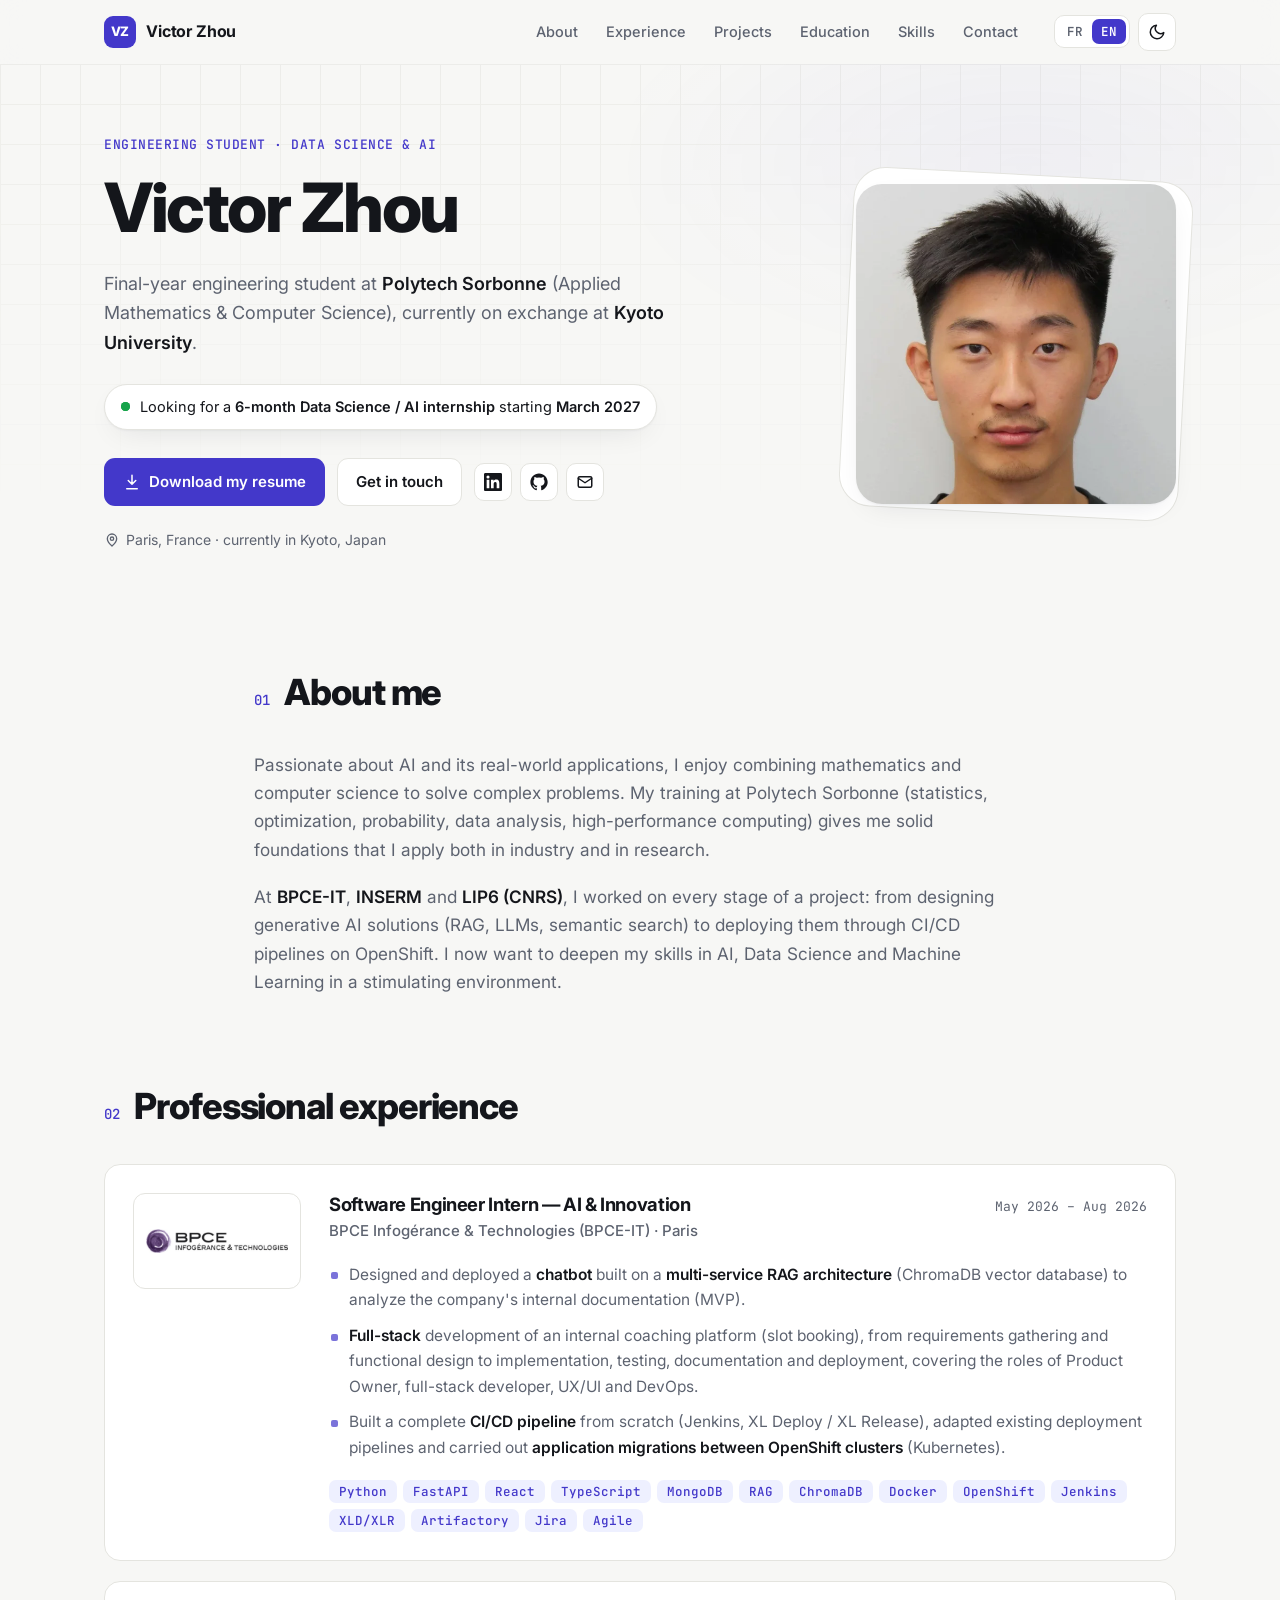
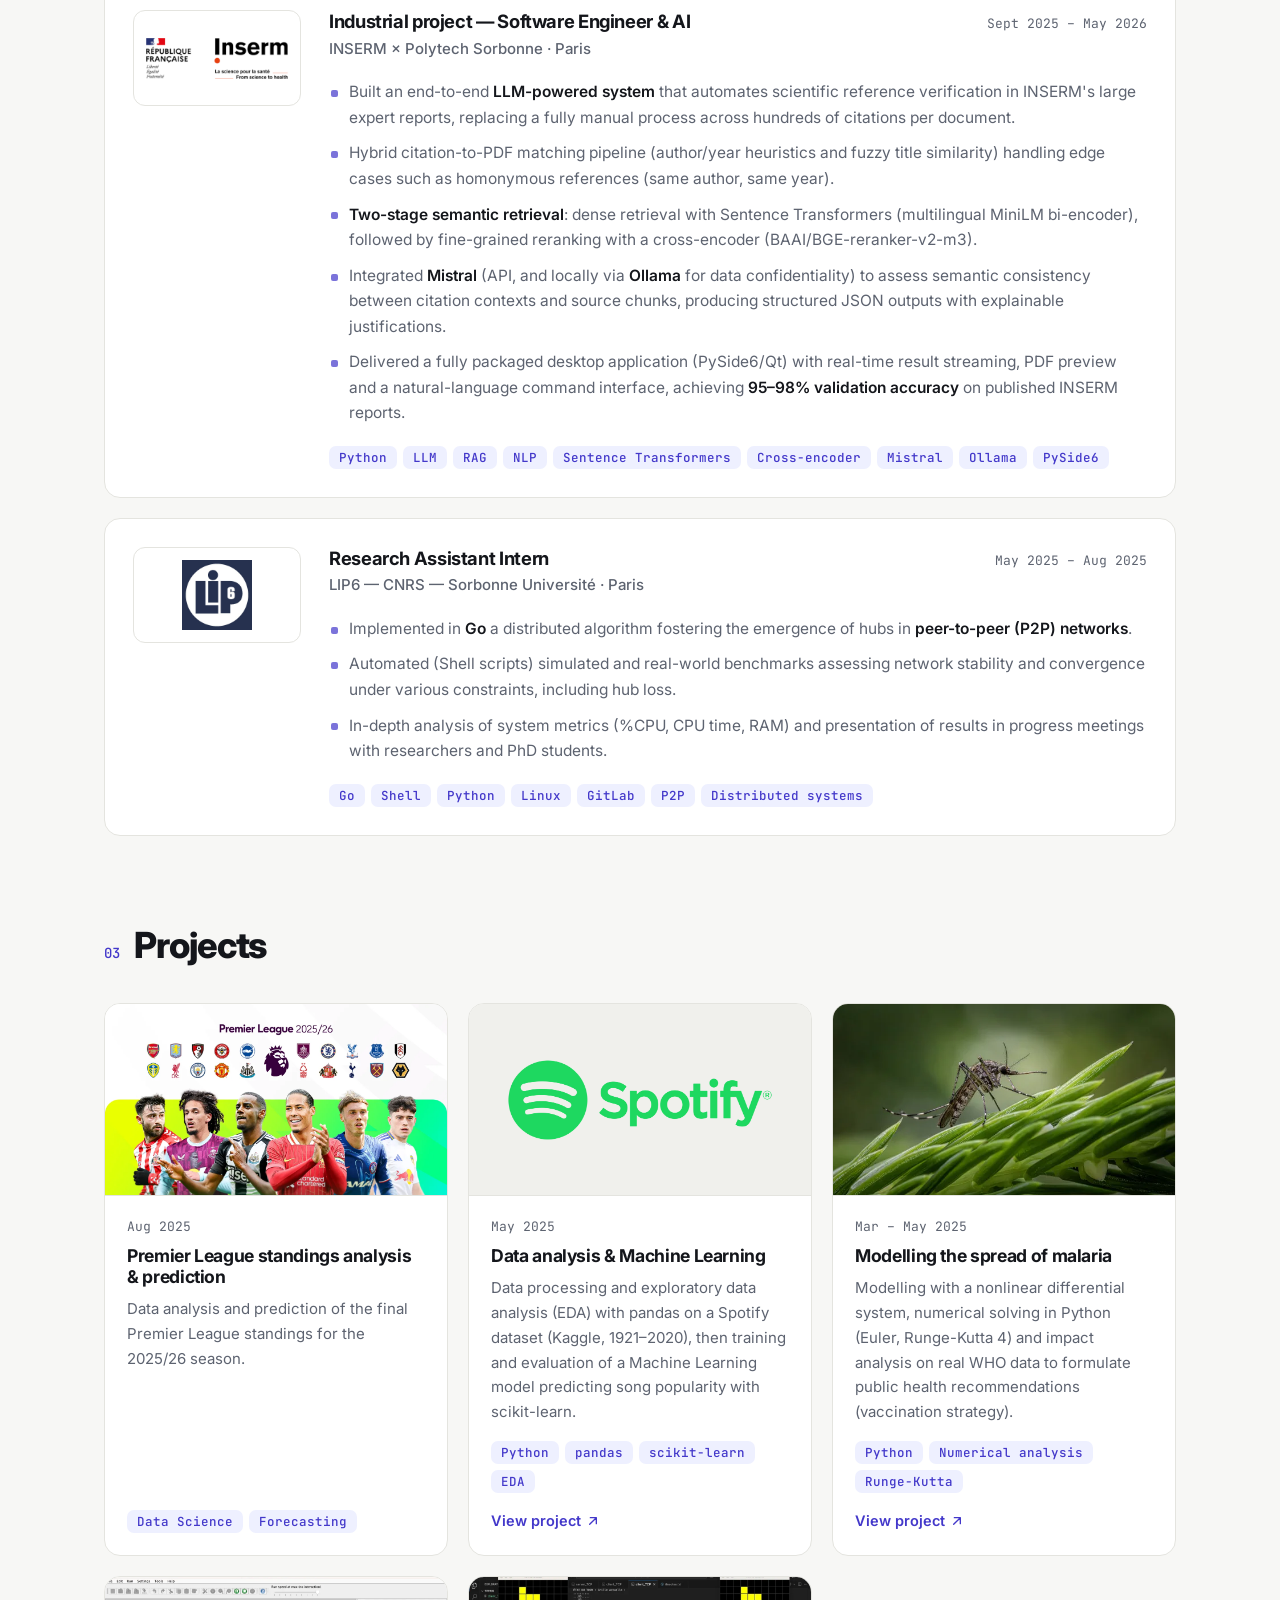
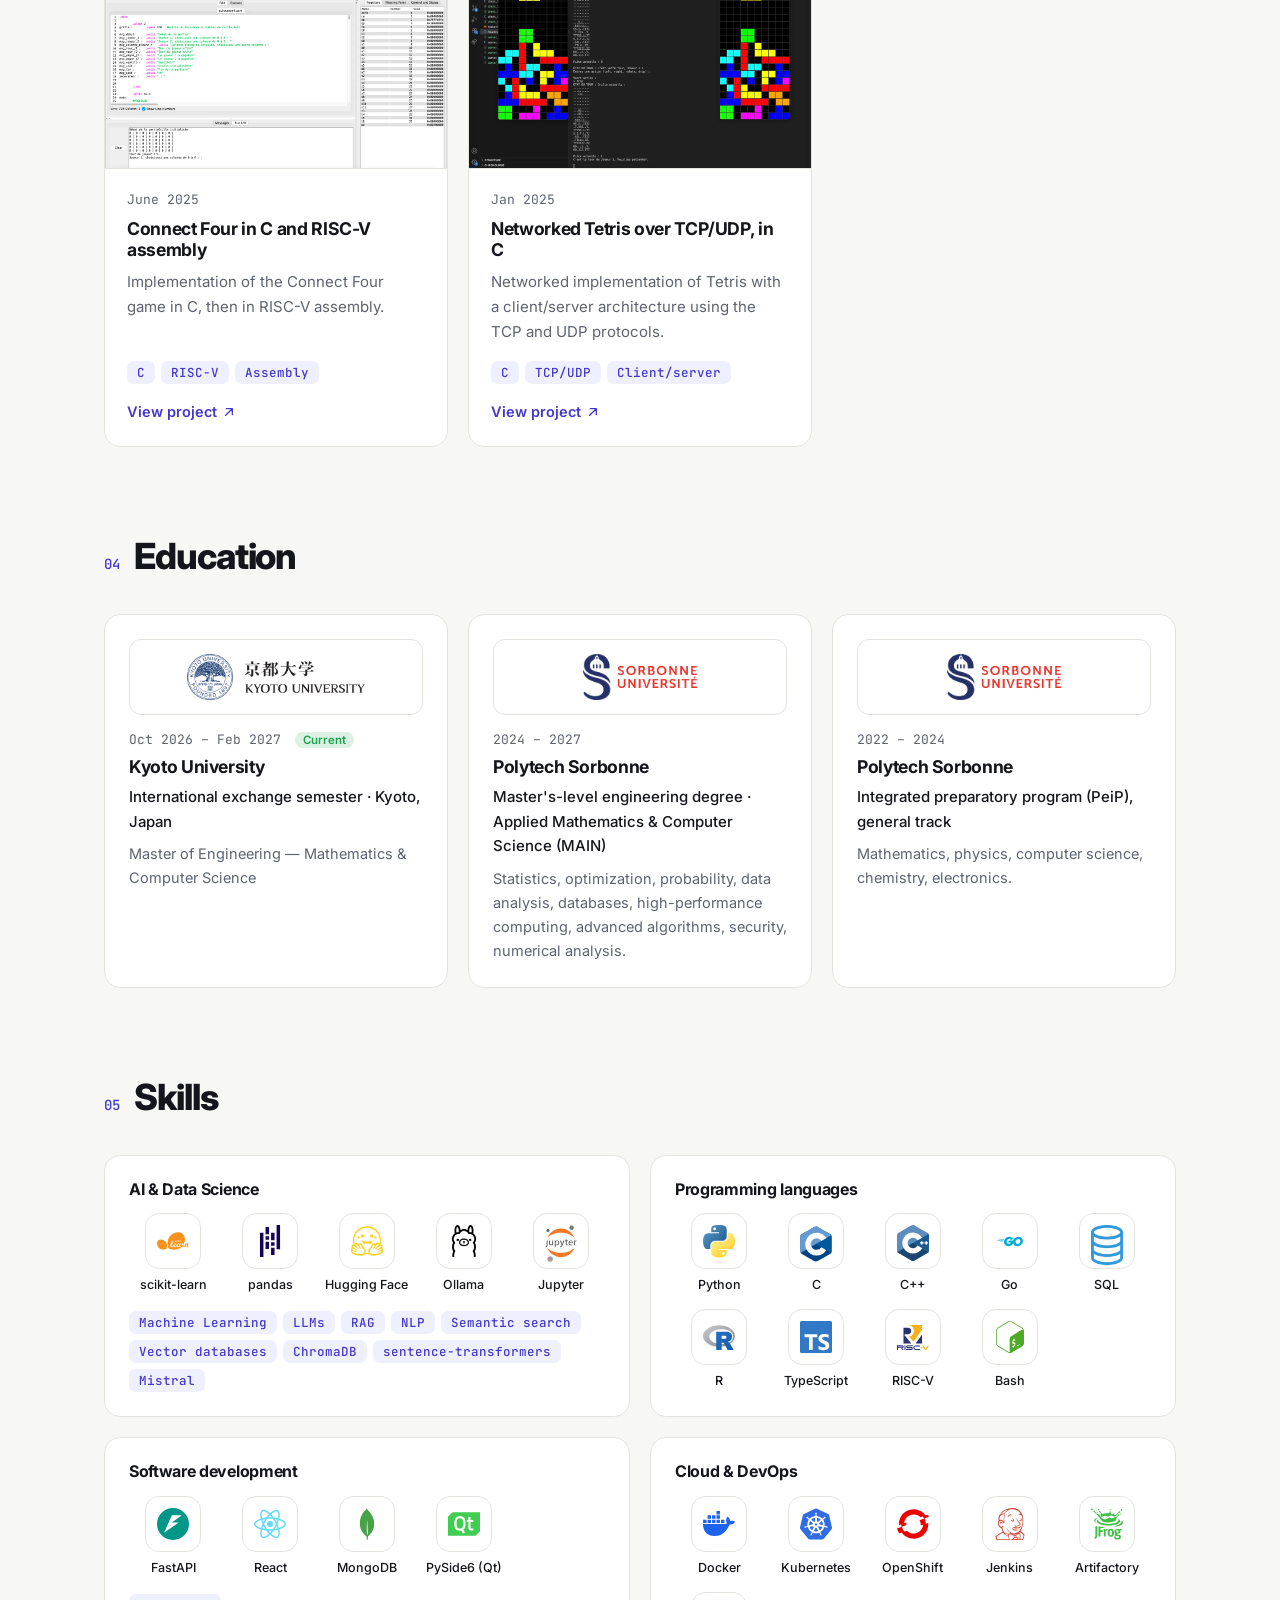
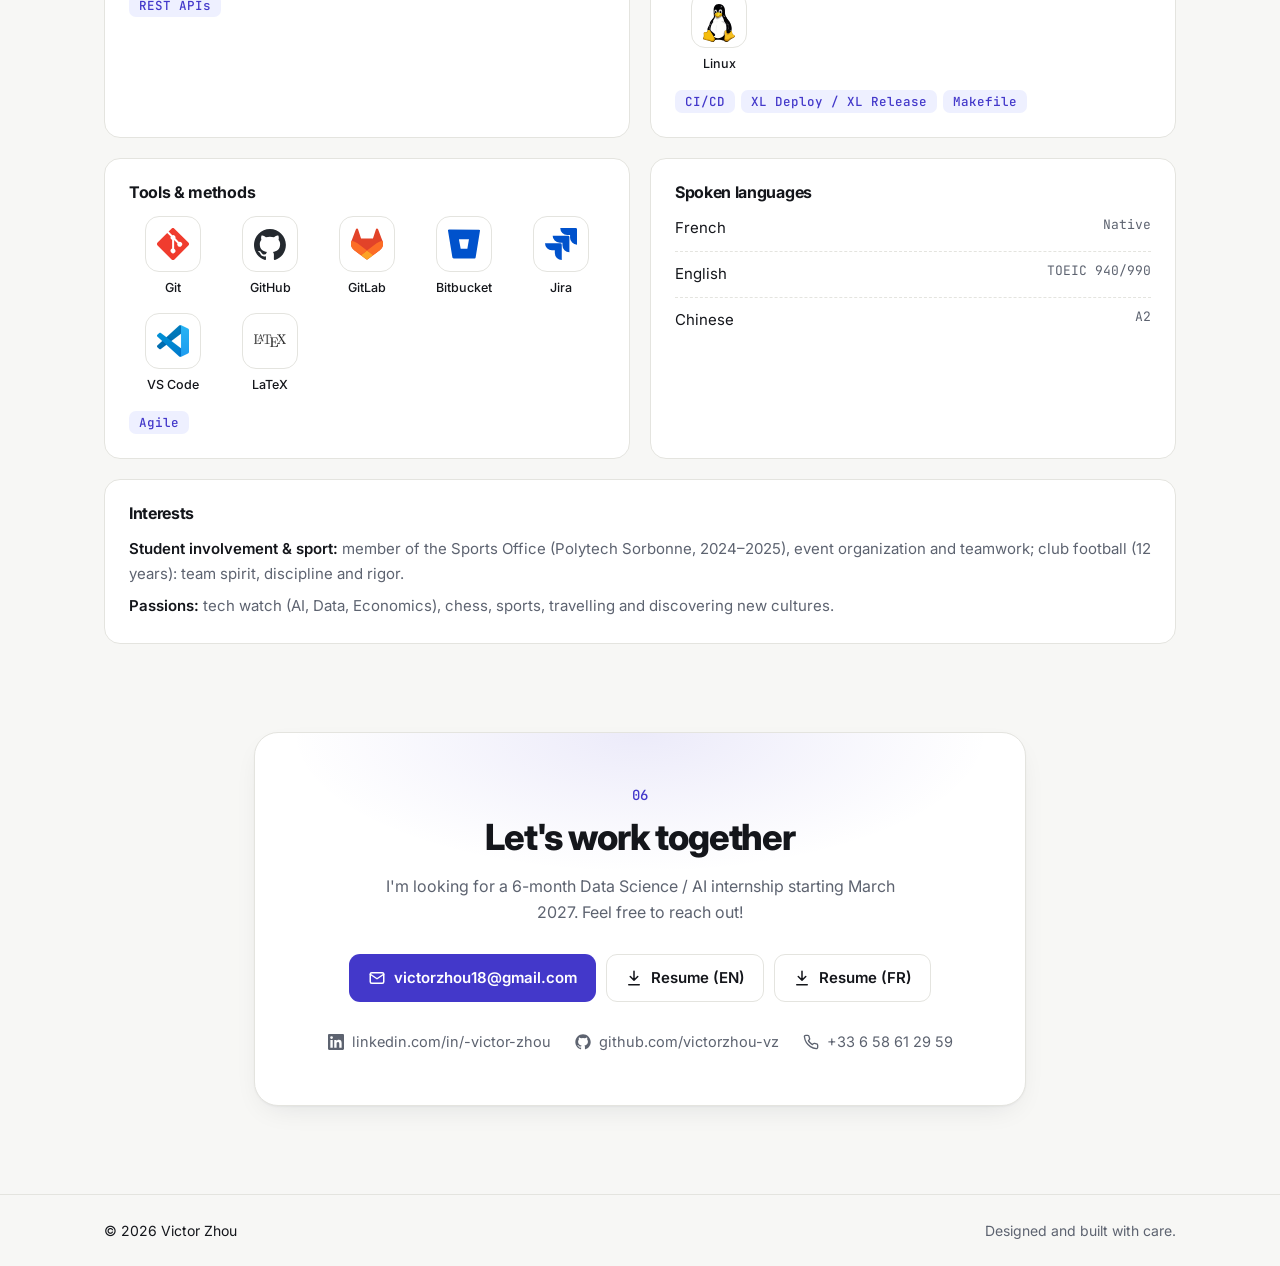
<file: index.html>
<!DOCTYPE html>
<html lang="fr">
<head>
	<meta charset="utf-8" />
	<meta name="viewport" content="width=device-width, initial-scale=1" />
	<title>Victor Zhou — Data Science & IA</title>
	<meta name="description" content="Victor Zhou, élève ingénieur en dernière année à Polytech Sorbonne (Mathématiques Appliquées & Informatique). Recherche un stage de 6 mois en Data Science / IA à partir de mars 2027." />
	<meta name="author" content="Victor Zhou" />

	<!-- Aperçu des liens (LinkedIn, Messenger, etc.) -->
	<meta property="og:type" content="website" />
	<meta property="og:url" content="https://victorzhou-vz.github.io/" />
	<meta property="og:title" content="Victor Zhou — Data Science & IA" />
	<meta property="og:description" content="Élève ingénieur à Polytech Sorbonne · IA générative (RAG, LLM), Data Science, Machine Learning & DevOps. Recherche un stage de 6 mois à partir de mars 2027." />
	<meta property="og:image" content="https://victorzhou-vz.github.io/images/og-image.jpg" />
	<meta name="twitter:card" content="summary_large_image" />

	<link rel="icon" href="data:image/svg+xml,%3Csvg xmlns='http://www.w3.org/2000/svg' viewBox='0 0 64 64'%3E%3Crect width='64' height='64' rx='14' fill='%234338ca'/%3E%3Ctext x='50%25' y='54%25' text-anchor='middle' dominant-baseline='middle' font-family='Arial,sans-serif' font-weight='700' font-size='28' fill='white'%3EVZ%3C/text%3E%3C/svg%3E" />

	<!-- Langue + thème appliqués avant l'affichage (évite le flash) -->
	<script>
		(function () {
			var d = document.documentElement, lang = null, theme = null;
			d.classList.add('js');
			try {
				lang = new URLSearchParams(location.search).get('lang') || localStorage.getItem('lang');
				theme = localStorage.getItem('theme');
			} catch (e) {}
			if (lang !== 'fr' && lang !== 'en') {
				lang = /^fr\b/i.test(navigator.language || 'fr') ? 'fr' : 'en';
			}
			d.lang = lang;
			if (theme === 'light' || theme === 'dark') d.dataset.theme = theme;
		})();
	</script>

	<link rel="preconnect" href="https://fonts.googleapis.com" />
	<link rel="preconnect" href="https://fonts.gstatic.com" crossorigin />
	<link rel="stylesheet" href="https://fonts.googleapis.com/css2?family=Inter:wght@400;500;600;700;800&family=JetBrains+Mono:wght@400;500&display=swap" />
	<link rel="stylesheet" href="assets/css/style.css" />
</head>
<body>

	<!-- Icônes -->
	<svg width="0" height="0" style="position:absolute" aria-hidden="true">
		<symbol id="i-github" viewBox="0 0 24 24"><path fill="currentColor" d="M12 .5C5.73.5.5 5.74.5 12.02c0 5.08 3.29 9.39 7.86 10.91.58.11.79-.25.79-.56v-1.96c-3.2.7-3.87-1.54-3.87-1.54-.52-1.33-1.28-1.69-1.28-1.69-1.04-.71.08-.7.08-.7 1.15.08 1.76 1.19 1.76 1.19 1.03 1.76 2.69 1.25 3.35.96.1-.75.4-1.25.73-1.54-2.55-.29-5.24-1.28-5.24-5.7 0-1.26.45-2.29 1.19-3.1-.12-.29-.52-1.47.11-3.06 0 0 .97-.31 3.17 1.18a11 11 0 0 1 5.77 0c2.2-1.49 3.17-1.18 3.17-1.18.63 1.59.23 2.77.11 3.06.74.81 1.19 1.84 1.19 3.1 0 4.43-2.7 5.4-5.26 5.69.41.36.78 1.06.78 2.14v3.17c0 .31.21.68.8.56 4.56-1.52 7.85-5.83 7.85-10.91C23.5 5.74 18.27.5 12 .5z"/></symbol>
		<symbol id="i-linkedin" viewBox="0 0 24 24"><path fill="currentColor" d="M20.45 20.45h-3.56v-5.57c0-1.33-.02-3.04-1.85-3.04-1.85 0-2.14 1.45-2.14 2.94v5.67H9.35V9h3.41v1.56h.05c.48-.9 1.64-1.85 3.37-1.85 3.6 0 4.27 2.37 4.27 5.46v6.28zM5.34 7.43a2.06 2.06 0 1 1 0-4.13 2.06 2.06 0 0 1 0 4.13zM7.12 20.45H3.56V9h3.56v11.45zM22.22 0H1.77C.79 0 0 .77 0 1.73v20.54C0 23.23.79 24 1.77 24h20.45c.98 0 1.78-.77 1.78-1.73V1.73C24 .77 23.2 0 22.22 0z"/></symbol>
		<symbol id="i-mail" viewBox="0 0 24 24"><g fill="none" stroke="currentColor" stroke-width="2" stroke-linecap="round" stroke-linejoin="round"><rect x="3" y="5" width="18" height="14" rx="2"/><path d="m3 7 9 6 9-6"/></g></symbol>
		<symbol id="i-phone" viewBox="0 0 24 24"><path fill="none" stroke="currentColor" stroke-width="2" stroke-linecap="round" stroke-linejoin="round" d="M22 16.92v3a2 2 0 0 1-2.18 2 19.79 19.79 0 0 1-8.63-3.07 19.5 19.5 0 0 1-6-6 19.79 19.79 0 0 1-3.07-8.67A2 2 0 0 1 4.11 2h3a2 2 0 0 1 2 1.72c.13.96.36 1.9.7 2.81a2 2 0 0 1-.45 2.11L8.09 9.91a16 16 0 0 0 6 6l1.27-1.27a2 2 0 0 1 2.11-.45c.91.34 1.85.57 2.81.7A2 2 0 0 1 22 16.92z"/></symbol>
		<symbol id="i-download" viewBox="0 0 24 24"><path fill="none" stroke="currentColor" stroke-width="2" stroke-linecap="round" stroke-linejoin="round" d="M12 3v12m0 0-5-5m5 5 5-5M5 21h14"/></symbol>
		<symbol id="i-arrow" viewBox="0 0 24 24"><path fill="none" stroke="currentColor" stroke-width="2" stroke-linecap="round" stroke-linejoin="round" d="M7 17 17 7M8 7h9v9"/></symbol>
		<symbol id="i-pin" viewBox="0 0 24 24"><g fill="none" stroke="currentColor" stroke-width="2" stroke-linecap="round" stroke-linejoin="round"><path d="M12 21s-7-6.2-7-11a7 7 0 0 1 14 0c0 4.8-7 11-7 11z"/><circle cx="12" cy="10" r="2.5"/></g></symbol>
		<symbol id="i-sun" viewBox="0 0 24 24"><g fill="none" stroke="currentColor" stroke-width="2" stroke-linecap="round"><circle cx="12" cy="12" r="4"/><path d="M12 2v2M12 20v2M4.93 4.93l1.41 1.41M17.66 17.66l1.41 1.41M2 12h2M20 12h2M4.93 19.07l1.41-1.41M17.66 6.34l1.41-1.41"/></g></symbol>
		<symbol id="i-moon" viewBox="0 0 24 24"><path fill="none" stroke="currentColor" stroke-width="2" stroke-linecap="round" stroke-linejoin="round" d="M21 12.79A9 9 0 1 1 11.21 3 7 7 0 0 0 21 12.79z"/></symbol>
		<symbol id="i-menu" viewBox="0 0 24 24"><path fill="none" stroke="currentColor" stroke-width="2" stroke-linecap="round" d="M4 7h16M4 12h16M4 17h16"/></symbol>
	</svg>

	<a class="skip-link" href="#main"><span lang="fr">Aller au contenu</span><span lang="en">Skip to content</span></a>

	<!-- Header -->
	<header class="site-header">
		<div class="container header-inner">
			<a href="#top" class="brand" aria-label="Victor Zhou">
				<span class="brand-mark">VZ</span>
				<span class="brand-name">Victor Zhou</span>
			</a>

			<nav class="site-nav" id="site-nav">
				<a href="#about"><span lang="fr">À propos</span><span lang="en">About</span></a>
				<a href="#experience"><span lang="fr">Expériences</span><span lang="en">Experience</span></a>
				<a href="#projects"><span lang="fr">Projets</span><span lang="en">Projects</span></a>
				<a href="#education"><span lang="fr">Formation</span><span lang="en">Education</span></a>
				<a href="#skills"><span lang="fr">Compétences</span><span lang="en">Skills</span></a>
				<a href="#contact">Contact</a>
			</nav>

			<div class="header-actions">
				<div class="lang-switch" role="group" aria-label="Langue / Language">
					<button type="button" data-set-lang="fr" aria-label="Français">FR</button>
					<button type="button" data-set-lang="en" aria-label="English">EN</button>
				</div>
				<button type="button" class="icon-btn" id="theme-toggle" aria-label="Thème clair / sombre">
					<svg class="icon icon-sun"><use href="#i-sun" /></svg>
					<svg class="icon icon-moon"><use href="#i-moon" /></svg>
				</button>
				<button type="button" class="icon-btn menu-btn" id="menu-toggle" aria-label="Menu" aria-expanded="false" aria-controls="site-nav">
					<svg class="icon"><use href="#i-menu" /></svg>
				</button>
			</div>
		</div>
	</header>

	<main id="main">

		<!-- Hero -->
		<section class="hero" id="top">
			<div class="container hero-grid">
				<div class="hero-text reveal">
					<p class="eyebrow">
						<span lang="fr">Élève ingénieur · Data Science & IA</span>
						<span lang="en">Engineering student · Data Science & AI</span>
					</p>
					<h1>Victor Zhou</h1>
					<p class="hero-lead">
						<span lang="fr">Étudiant en dernière année d'école d'ingénieurs à <strong>Polytech Sorbonne</strong> (Mathématiques Appliquées & Informatique), actuellement en échange à <strong>Kyoto University</strong>.</span>
						<span lang="en">Final-year engineering student at <strong>Polytech Sorbonne</strong> (Applied Mathematics & Computer Science), currently on exchange at <strong>Kyoto University</strong>.</span>
					</p>

					<p class="status">
						<span class="status-dot" aria-hidden="true"></span>
						<span lang="fr">Recherche un <strong>stage de 6 mois en Data Science / IA</strong> à partir de <strong>mars 2027</strong></span>
						<span lang="en">Looking for a <strong>6-month Data Science / AI internship</strong> starting <strong>March 2027</strong></span>
					</p>

					<div class="hero-actions">
						<a class="btn btn-primary" lang="fr" href="cv-resume/CV_ZHOU_Victor.pdf" target="_blank" rel="noopener">
							<svg class="icon"><use href="#i-download" /></svg> Télécharger mon CV
						</a>
						<a class="btn btn-primary" lang="en" href="cv-resume/CV_ZHOU_Victor_EN.pdf" target="_blank" rel="noopener">
							<svg class="icon"><use href="#i-download" /></svg> Download my resume
						</a>
						<a class="btn btn-ghost" href="#contact">
							<span lang="fr">Me contacter</span><span lang="en">Get in touch</span>
						</a>
						<div class="social">
							<a class="icon-btn" href="https://www.linkedin.com/in/-victor-zhou/" target="_blank" rel="noopener" aria-label="LinkedIn"><svg class="icon"><use href="#i-linkedin" /></svg></a>
							<a class="icon-btn" href="https://github.com/victorzhou-vz" target="_blank" rel="noopener" aria-label="GitHub"><svg class="icon"><use href="#i-github" /></svg></a>
							<a class="icon-btn" href="mailto:victorzhou18@gmail.com" aria-label="Email"><svg class="icon"><use href="#i-mail" /></svg></a>
						</div>
					</div>

					<p class="location">
						<svg class="icon"><use href="#i-pin" /></svg>
						<span lang="fr">Paris, France · actuellement à Kyoto, Japon</span>
						<span lang="en">Paris, France · currently in Kyoto, Japan</span>
					</p>
				</div>

				<div class="hero-photo reveal">
					<img src="images/victor-zhou.webp" width="600" height="600" alt="Victor Zhou" />
				</div>
			</div>
		</section>

		<!-- À propos -->
		<section class="section" id="about">
			<div class="container narrow">
				<header class="section-head reveal">
					<span class="section-num">01</span>
					<h2><span lang="fr">À propos</span><span lang="en">About me</span></h2>
				</header>
				<div class="prose reveal">
					<p lang="fr">Passionné par l'IA et ses applications concrètes, j'aime associer les mathématiques et l'informatique pour résoudre des problèmes complexes. Ma formation à Polytech Sorbonne (statistiques, optimisation, probabilités, analyse de données, calcul haute performance) me donne des bases solides que j'applique en entreprise comme en laboratoire.</p>
					<p lang="en">Passionate about AI and its real-world applications, I enjoy combining mathematics and computer science to solve complex problems. My training at Polytech Sorbonne (statistics, optimization, probability, data analysis, high-performance computing) gives me solid foundations that I apply both in industry and in research.</p>
					<p lang="fr">Chez <strong>BPCE-IT</strong>, à l'<strong>INSERM</strong> et au <strong>LIP6 (CNRS)</strong>, j'ai pu intervenir à chaque étape d'un projet : de la conception de solutions d'IA générative (RAG, LLM, recherche sémantique) jusqu'à leur déploiement via des pipelines CI/CD sur OpenShift. Je souhaite aujourd'hui approfondir mes compétences en IA, en Data Science et en Machine Learning dans un environnement stimulant.</p>
					<p lang="en">At <strong>BPCE-IT</strong>, <strong>INSERM</strong> and <strong>LIP6 (CNRS)</strong>, I worked on every stage of a project: from designing generative AI solutions (RAG, LLMs, semantic search) to deploying them through CI/CD pipelines on OpenShift. I now want to deepen my skills in AI, Data Science and Machine Learning in a stimulating environment.</p>
				</div>
			</div>
		</section>

		<!-- Expériences -->
		<section class="section" id="experience">
			<div class="container">
				<header class="section-head reveal">
					<span class="section-num">02</span>
					<h2><span lang="fr">Expériences professionnelles</span><span lang="en">Professional experience</span></h2>
				</header>

				<ol class="timeline">

					<li class="exp reveal">
						<div class="exp-logo"><img src="images/logos/bpce.png" alt="BPCE Infogérance & Technologies" loading="lazy" /></div>
						<div class="exp-body">
							<div class="exp-top">
								<h3>Software Engineer Intern — AI & Innovation</h3>
								<span class="date"><span lang="fr">Mai 2026 – Août 2026</span><span lang="en">May 2026 – Aug 2026</span></span>
							</div>
							<p class="exp-org">BPCE Infogérance & Technologies (BPCE-IT) · Paris</p>
							<ul class="exp-points">
								<li>
									<span lang="fr">Conception et déploiement d'un <strong>chatbot</strong> basé sur une <strong>architecture RAG multi-service</strong> (base vectorielle ChromaDB), dédié à l'analyse de la documentation interne de l'entreprise (MVP).</span>
									<span lang="en">Designed and deployed a <strong>chatbot</strong> built on a <strong>multi-service RAG architecture</strong> (ChromaDB vector database) to analyze the company's internal documentation (MVP).</span>
								</li>
								<li>
									<span lang="fr">Développement <strong>full-stack</strong> d'une plateforme interne de coaching (réservation de créneaux), du recueil des besoins à la conception, l'implémentation, les tests, la documentation et le déploiement, en couvrant les rôles de Product Owner, dev full-stack, UX/UI et DevOps.</span>
									<span lang="en"><strong>Full-stack</strong> development of an internal coaching platform (slot booking), from requirements gathering and functional design to implementation, testing, documentation and deployment, covering the roles of Product Owner, full-stack developer, UX/UI and DevOps.</span>
								</li>
								<li>
									<span lang="fr">Construction d'un <strong>pipeline CI/CD</strong> complet from scratch (Jenkins, XL Deploy / XL Release), adaptation des pipelines existants et <strong>migration d'applications entre clusters OpenShift</strong> (Kubernetes).</span>
									<span lang="en">Built a complete <strong>CI/CD pipeline</strong> from scratch (Jenkins, XL Deploy / XL Release), adapted existing deployment pipelines and carried out <strong>application migrations between OpenShift clusters</strong> (Kubernetes).</span>
								</li>
							</ul>
							<ul class="tags">
								<li>Python</li><li>FastAPI</li><li>React</li><li>TypeScript</li><li>MongoDB</li><li>RAG</li><li>ChromaDB</li><li>Docker</li><li>OpenShift</li><li>Jenkins</li><li>XLD/XLR</li><li>Artifactory</li><li>Jira</li><li>Agile</li>
							</ul>
						</div>
					</li>

					<li class="exp reveal">
						<div class="exp-logo"><img src="images/logos/inserm.png" alt="INSERM" loading="lazy" /></div>
						<div class="exp-body">
							<div class="exp-top">
								<h3><span lang="fr">Projet industriel — Software Engineer & AI</span><span lang="en">Industrial project — Software Engineer & AI</span></h3>
								<span class="date"><span lang="fr">Sept. 2025 – Mai 2026</span><span lang="en">Sept 2025 – May 2026</span></span>
							</div>
							<p class="exp-org">INSERM × Polytech Sorbonne · Paris</p>
							<ul class="exp-points">
								<li>
									<span lang="fr">Conception d'un système de bout en bout <strong>propulsé par des LLM</strong> qui automatise la vérification des références scientifiques dans les rapports d'expertise de l'INSERM. Ce processus était jusqu'ici entièrement manuel, sur des centaines de citations par document.</span>
									<span lang="en">Built an end-to-end <strong>LLM-powered system</strong> that automates scientific reference verification in INSERM's large expert reports, replacing a fully manual process across hundreds of citations per document.</span>
								</li>
								<li>
									<span lang="fr">Pipeline hybride d'appariement citation → PDF (heuristiques auteur/année et similarité floue des titres) gérant les cas limites comme les références homonymes (même auteur, même année).</span>
									<span lang="en">Hybrid citation-to-PDF matching pipeline (author/year heuristics and fuzzy title similarity) handling edge cases such as homonymous references (same author, same year).</span>
								</li>
								<li>
									<span lang="fr"><strong>Recherche sémantique en deux étapes</strong> : retrieval dense avec Sentence Transformers (bi-encodeur MiniLM multilingue), puis reranking fin par cross-encodeur (BAAI/BGE-reranker-v2-m3).</span>
									<span lang="en"><strong>Two-stage semantic retrieval</strong>: dense retrieval with Sentence Transformers (multilingual MiniLM bi-encoder), followed by fine-grained reranking with a cross-encoder (BAAI/BGE-reranker-v2-m3).</span>
								</li>
								<li>
									<span lang="fr">Intégration de <strong>Mistral</strong> (API, et en local via <strong>Ollama</strong> pour la confidentialité des données) pour évaluer la cohérence sémantique entre citations et extraits sources, avec des sorties JSON structurées et des justifications explicables.</span>
									<span lang="en">Integrated <strong>Mistral</strong> (API, and locally via <strong>Ollama</strong> for data confidentiality) to assess semantic consistency between citation contexts and source chunks, producing structured JSON outputs with explainable justifications.</span>
								</li>
								<li>
									<span lang="fr">Livraison d'une application desktop packagée (PySide6/Qt) : streaming des résultats en temps réel, aperçu PDF et interface de commande en langage naturel, avec <strong>95–98 % de précision en validation</strong> sur des rapports INSERM publiés.</span>
									<span lang="en">Delivered a fully packaged desktop application (PySide6/Qt) with real-time result streaming, PDF preview and a natural-language command interface, achieving <strong>95–98% validation accuracy</strong> on published INSERM reports.</span>
								</li>
							</ul>
							<ul class="tags">
								<li>Python</li><li>LLM</li><li>RAG</li><li>NLP</li><li>Sentence Transformers</li><li>Cross-encoder</li><li>Mistral</li><li>Ollama</li><li>PySide6</li>
							</ul>
						</div>
					</li>

					<li class="exp reveal">
						<div class="exp-logo"><img src="images/logos/LIP6.jpg" alt="LIP6" loading="lazy" /></div>
						<div class="exp-body">
							<div class="exp-top">
								<h3><span lang="fr">Stage Assistant de recherche</span><span lang="en">Research Assistant Intern</span></h3>
								<span class="date"><span lang="fr">Mai 2025 – Août 2025</span><span lang="en">May 2025 – Aug 2025</span></span>
							</div>
							<p class="exp-org">LIP6 — CNRS — Sorbonne Université · Paris</p>
							<ul class="exp-points">
								<li>
									<span lang="fr">Implémentation en <strong>Go</strong> d'un algorithme distribué favorisant l'émergence de hubs dans des <strong>réseaux pair-à-pair (P2P)</strong>.</span>
									<span lang="en">Implemented in <strong>Go</strong> a distributed algorithm fostering the emergence of hubs in <strong>peer-to-peer (P2P) networks</strong>.</span>
								</li>
								<li>
									<span lang="fr">Automatisation (scripts Shell) de benchmarks simulés et réels évaluant la stabilité et la convergence du réseau sous différentes contraintes, notamment la perte de hubs.</span>
									<span lang="en">Automated (Shell scripts) simulated and real-world benchmarks assessing network stability and convergence under various constraints, including hub loss.</span>
								</li>
								<li>
									<span lang="fr">Analyse approfondie des métriques système (%CPU, CPU Time, RAM) et présentation des résultats lors de réunions de suivi avec chercheurs et doctorants.</span>
									<span lang="en">In-depth analysis of system metrics (%CPU, CPU time, RAM) and presentation of results in progress meetings with researchers and PhD students.</span>
								</li>
							</ul>
							<ul class="tags">
								<li>Go</li><li>Shell</li><li>Python</li><li>Linux</li><li>GitLab</li><li>P2P</li><li><span lang="fr">Systèmes distribués</span><span lang="en">Distributed systems</span></li>
							</ul>
						</div>
					</li>

				</ol>
			</div>
		</section>

		<!-- Projets -->
		<section class="section" id="projects">
			<div class="container">
				<header class="section-head reveal">
					<span class="section-num">03</span>
					<h2><span lang="fr">Projets</span><span lang="en">Projects</span></h2>
				</header>

				<div class="projects">

					<article class="project reveal">
						<div class="project-img"><img src="images/projects/premier-league.webp" alt="Premier League 2025/26" loading="lazy" /></div>
						<div class="project-body">
							<span class="date"><span lang="fr">Août 2025</span><span lang="en">Aug 2025</span></span>
							<h3><span lang="fr">Analyse et prédiction du classement de Premier League</span><span lang="en">Premier League standings analysis & prediction</span></h3>
							<p><span lang="fr">Analyse de données et prédiction du classement final de Premier League pour la saison 2025/26.</span><span lang="en">Data analysis and prediction of the final Premier League standings for the 2025/26 season.</span></p>
							<ul class="tags">
								<li>Data Science</li><li><span lang="fr">Prédiction</span><span lang="en">Forecasting</span></li>
							</ul>
						</div>
					</article>

					<article class="project reveal">
						<a class="project-img" href="https://github.com/victorzhou-vz/Data_Project_Spotify" target="_blank" rel="noopener" tabindex="-1"><img src="images/projects/spotify.webp" alt="Spotify" loading="lazy" /></a>
						<div class="project-body">
							<span class="date"><span lang="fr">Mai 2025</span><span lang="en">May 2025</span></span>
							<h3><span lang="fr">Analyse de données & Machine Learning</span><span lang="en">Data analysis & Machine Learning</span></h3>
							<p><span lang="fr">Traitement et analyse exploratoire (EDA) avec pandas d'un jeu de données Spotify (Kaggle, 1921–2020), puis entraînement et évaluation d'un modèle de Machine Learning prédisant la popularité d'une chanson avec scikit-learn.</span><span lang="en">Data processing and exploratory data analysis (EDA) with pandas on a Spotify dataset (Kaggle, 1921–2020), then training and evaluation of a Machine Learning model predicting song popularity with scikit-learn.</span></p>
							<ul class="tags"><li>Python</li><li>pandas</li><li>scikit-learn</li><li>EDA</li></ul>
							<a class="project-link" href="https://github.com/victorzhou-vz/Data_Project_Spotify" target="_blank" rel="noopener"><span lang="fr">Voir le projet</span><span lang="en">View project</span> <svg class="icon"><use href="#i-arrow" /></svg></a>
						</div>
					</article>

					<article class="project reveal">
						<a class="project-img" href="https://github.com/victorzhou-vz/Paludisme" target="_blank" rel="noopener" tabindex="-1"><img src="images/projects/paludisme.webp" alt="Moustique" loading="lazy" /></a>
						<div class="project-body">
							<span class="date"><span lang="fr">Mars – Mai 2025</span><span lang="en">Mar – May 2025</span></span>
							<h3><span lang="fr">Étude de l'évolution du paludisme</span><span lang="en">Modelling the spread of malaria</span></h3>
							<p><span lang="fr">Modélisation par un système différentiel non linéaire, résolution numérique en Python (Euler, Runge-Kutta 4) et analyse d'impact sur des données réelles de l'OMS pour formuler des recommandations de santé publique (stratégie de vaccination).</span><span lang="en">Modelling with a nonlinear differential system, numerical solving in Python (Euler, Runge-Kutta 4) and impact analysis on real WHO data to formulate public health recommendations (vaccination strategy).</span></p>
							<ul class="tags"><li>Python</li><li><span lang="fr">Analyse numérique</span><span lang="en">Numerical analysis</span></li><li>Runge-Kutta</li></ul>
							<a class="project-link" href="https://github.com/victorzhou-vz/Paludisme" target="_blank" rel="noopener"><span lang="fr">Voir le projet</span><span lang="en">View project</span> <svg class="icon"><use href="#i-arrow" /></svg></a>
						</div>
					</article>

					<article class="project reveal">
						<a class="project-img" href="https://github.com/victorzhou-vz/Puissance-4" target="_blank" rel="noopener" tabindex="-1"><img src="images/projects/puissance4.webp" alt="Puissance 4" loading="lazy" /></a>
						<div class="project-body">
							<span class="date"><span lang="fr">Juin 2025</span><span lang="en">June 2025</span></span>
							<h3><span lang="fr">Puissance 4 en C et en assembleur RISC-V</span><span lang="en">Connect Four in C and RISC-V assembly</span></h3>
							<p><span lang="fr">Réalisation du jeu Puissance 4 en C, puis en assembleur RISC-V.</span><span lang="en">Implementation of the Connect Four game in C, then in RISC-V assembly.</span></p>
							<ul class="tags"><li>C</li><li>RISC-V</li><li><span lang="fr">Assembleur</span><span lang="en">Assembly</span></li></ul>
							<a class="project-link" href="https://github.com/victorzhou-vz/Puissance-4" target="_blank" rel="noopener"><span lang="fr">Voir le projet</span><span lang="en">View project</span> <svg class="icon"><use href="#i-arrow" /></svg></a>
						</div>
					</article>

					<article class="project reveal">
						<a class="project-img" href="https://github.com/victorzhou-vz/TETRIS" target="_blank" rel="noopener" tabindex="-1"><img src="images/projects/tetris.webp" alt="Tetris" loading="lazy" /></a>
						<div class="project-body">
							<span class="date"><span lang="fr">Janv. 2025</span><span lang="en">Jan 2025</span></span>
							<h3><span lang="fr">Tetris en réseau TCP/UDP, en C</span><span lang="en">Networked Tetris over TCP/UDP, in C</span></h3>
							<p><span lang="fr">Implémentation du jeu Tetris en réseau avec une architecture client/serveur utilisant les protocoles TCP et UDP.</span><span lang="en">Networked implementation of Tetris with a client/server architecture using the TCP and UDP protocols.</span></p>
							<ul class="tags"><li>C</li><li>TCP/UDP</li><li><span lang="fr">Client/serveur</span><span lang="en">Client/server</span></li></ul>
							<a class="project-link" href="https://github.com/victorzhou-vz/TETRIS" target="_blank" rel="noopener"><span lang="fr">Voir le projet</span><span lang="en">View project</span> <svg class="icon"><use href="#i-arrow" /></svg></a>
						</div>
					</article>

				</div>
			</div>
		</section>

		<!-- Formation -->
		<section class="section" id="education">
			<div class="container">
				<header class="section-head reveal">
					<span class="section-num">04</span>
					<h2><span lang="fr">Formation</span><span lang="en">Education</span></h2>
				</header>

				<div class="edu-grid">
					<article class="edu reveal">
						<div class="edu-logo"><img src="images/logos/kyoto.png" alt="Kyoto University" loading="lazy" /></div>
						<span class="date"><span lang="fr">Oct. 2026 – Févr. 2027</span><span lang="en">Oct 2026 – Feb 2027</span> <span class="pill"><span lang="fr">En cours</span><span lang="en">Current</span></span></span>
						<h3>Kyoto University</h3>
						<p class="edu-sub"><span lang="fr">Semestre d'échange international · Kyoto, Japon</span><span lang="en">International exchange semester · Kyoto, Japan</span></p>
						<p>Master of Engineering — Mathematics & Computer Science</p>
					</article>

					<article class="edu reveal">
						<div class="edu-logo"><img src="images/logos/sorbonne-universite.png" alt="Sorbonne Université" loading="lazy" /></div>
						<span class="date">2024 – 2027</span>
						<h3>Polytech Sorbonne</h3>
						<p class="edu-sub"><span lang="fr">Diplôme d'ingénieur · Mathématiques Appliquées et Informatique (MAIN)</span><span lang="en">Master's-level engineering degree · Applied Mathematics & Computer Science (MAIN)</span></p>
						<p><span lang="fr">Statistiques, optimisation, probabilités, analyse de données, bases de données, calcul haute performance, algorithmique avancée, sécurité, analyse numérique.</span><span lang="en">Statistics, optimization, probability, data analysis, databases, high-performance computing, advanced algorithms, security, numerical analysis.</span></p>
					</article>

					<article class="edu reveal">
						<div class="edu-logo"><img src="images/logos/sorbonne-universite.png" alt="Sorbonne Université" loading="lazy" /></div>
						<span class="date">2022 – 2024</span>
						<h3>Polytech Sorbonne</h3>
						<p class="edu-sub"><span lang="fr">Cycle préparatoire intégré (PeiP), parcours généraliste</span><span lang="en">Integrated preparatory program (PeiP), general track</span></p>
						<p><span lang="fr">Mathématiques, physique, informatique, chimie, électronique.</span><span lang="en">Mathematics, physics, computer science, chemistry, electronics.</span></p>
					</article>
				</div>
			</div>
		</section>

		<!-- Compétences -->
		<section class="section" id="skills">
			<div class="container">
				<header class="section-head reveal">
					<span class="section-num">05</span>
					<h2><span lang="fr">Compétences</span><span lang="en">Skills</span></h2>
				</header>

				<div class="skills-grid">
					<div class="skill-group reveal">
						<h3><span lang="fr">IA & Data Science</span><span lang="en">AI & Data Science</span></h3>
						<ul class="skill-logos">
							<li><span class="skill-icon"><img src="images/skills/scikitlearn.svg" alt="" loading="lazy" /></span>scikit-learn</li>
							<li><span class="skill-icon"><img src="images/skills/pandas.svg" alt="" loading="lazy" /></span>pandas</li>
							<li><span class="skill-icon"><img src="images/skills/huggingface.svg" alt="" loading="lazy" /></span>Hugging Face</li>
							<li><span class="skill-icon"><img src="images/skills/ollama.svg" alt="" loading="lazy" /></span>Ollama</li>
							<li><span class="skill-icon"><img src="images/skills/jupyter.svg" alt="" loading="lazy" /></span>Jupyter</li>
						</ul>
						<ul class="tags">
							<li>Machine Learning</li><li>LLMs</li><li>RAG</li><li>NLP</li><li><span lang="fr">Recherche sémantique</span><span lang="en">Semantic search</span></li><li><span lang="fr">Bases vectorielles</span><span lang="en">Vector databases</span></li><li>ChromaDB</li><li>sentence-transformers</li><li>Mistral</li>
						</ul>
					</div>
					<div class="skill-group reveal">
						<h3><span lang="fr">Langages</span><span lang="en">Programming languages</span></h3>
						<ul class="skill-logos">
							<li><span class="skill-icon"><img src="images/skills/python.svg" alt="" loading="lazy" /></span>Python</li>
							<li><span class="skill-icon"><img src="images/skills/c.svg" alt="" loading="lazy" /></span>C</li>
							<li><span class="skill-icon"><img src="images/skills/cplusplus.svg" alt="" loading="lazy" /></span>C++</li>
							<li><span class="skill-icon"><img src="images/skills/go.svg" alt="" loading="lazy" /></span>Go</li>
							<li><span class="skill-icon"><img src="images/skills/sql.png" alt="" loading="lazy" /></span>SQL</li>
							<li><span class="skill-icon"><img src="images/skills/r.svg" alt="" loading="lazy" /></span>R</li>
							<li><span class="skill-icon"><img src="images/skills/typescript.svg" alt="" loading="lazy" /></span>TypeScript</li>
							<li><span class="skill-icon"><img src="images/skills/riscv.svg" alt="" loading="lazy" /></span>RISC-V</li>
							<li><span class="skill-icon"><img src="images/skills/bash.svg" alt="" loading="lazy" /></span>Bash</li>
						</ul>
					</div>
					<div class="skill-group reveal">
						<h3><span lang="fr">Développement logiciel</span><span lang="en">Software development</span></h3>
						<ul class="skill-logos">
							<li><span class="skill-icon"><img src="images/skills/fastapi.svg" alt="" loading="lazy" /></span>FastAPI</li>
							<li><span class="skill-icon"><img src="images/skills/react.svg" alt="" loading="lazy" /></span>React</li>
							<li><span class="skill-icon"><img src="images/skills/mongodb.svg" alt="" loading="lazy" /></span>MongoDB</li>
							<li><span class="skill-icon"><img src="images/skills/qt.svg" alt="" loading="lazy" /></span>PySide6 (Qt)</li>
						</ul>
						<ul class="tags">
							<li><span lang="fr">API REST</span><span lang="en">REST APIs</span></li>
						</ul>
					</div>
					<div class="skill-group reveal">
						<h3>Cloud & DevOps</h3>
						<ul class="skill-logos">
							<li><span class="skill-icon"><img src="images/skills/docker.svg" alt="" loading="lazy" /></span>Docker</li>
							<li><span class="skill-icon"><img src="images/skills/kubernetes.svg" alt="" loading="lazy" /></span>Kubernetes</li>
							<li><span class="skill-icon"><img src="images/skills/openshift.svg" alt="" loading="lazy" /></span>OpenShift</li>
							<li><span class="skill-icon"><img src="images/skills/jenkins.svg" alt="" loading="lazy" /></span>Jenkins</li>
							<li><span class="skill-icon"><img src="images/skills/jfrog.svg" alt="" loading="lazy" /></span>Artifactory</li>
							<li><span class="skill-icon"><img src="images/skills/linux.svg" alt="" loading="lazy" /></span>Linux</li>
						</ul>
						<ul class="tags">
							<li>CI/CD</li><li>XL Deploy / XL Release</li><li>Makefile</li>
						</ul>
					</div>
					<div class="skill-group reveal">
						<h3><span lang="fr">Outils & méthodes</span><span lang="en">Tools & methods</span></h3>
						<ul class="skill-logos">
							<li><span class="skill-icon"><img src="images/skills/git.svg" alt="" loading="lazy" /></span>Git</li>
							<li><span class="skill-icon"><img src="images/skills/github.svg" alt="" loading="lazy" /></span>GitHub</li>
							<li><span class="skill-icon"><img src="images/skills/gitlab.svg" alt="" loading="lazy" /></span>GitLab</li>
							<li><span class="skill-icon"><img src="images/skills/bitbucket.svg" alt="" loading="lazy" /></span>Bitbucket</li>
							<li><span class="skill-icon"><img src="images/skills/jira.svg" alt="" loading="lazy" /></span>Jira</li>
							<li><span class="skill-icon"><img src="images/skills/vscode.png" alt="" loading="lazy" /></span>VS Code</li>
							<li><span class="skill-icon"><img src="images/skills/latex.png" alt="" loading="lazy" /></span>LaTeX</li>
						</ul>
						<ul class="tags">
							<li><span lang="fr">Méthode Agile</span><span lang="en">Agile</span></li>
						</ul>
					</div>
					<div class="skill-group reveal">
						<h3><span lang="fr">Langues</span><span lang="en">Spoken languages</span></h3>
						<ul class="lang-list">
							<li><span><span lang="fr">Français</span><span lang="en">French</span></span><span class="muted"><span lang="fr">Natif</span><span lang="en">Native</span></span></li>
							<li><span><span lang="fr">Anglais</span><span lang="en">English</span></span><span class="muted">TOEIC 940/990</span></li>
							<li><span><span lang="fr">Chinois</span><span lang="en">Chinese</span></span><span class="muted">A2</span></li>
						</ul>
					</div>
				</div>

				<div class="interests reveal">
					<h3><span lang="fr">Centres d'intérêt</span><span lang="en">Interests</span></h3>
					<ul>
						<li>
							<span lang="fr"><strong>Engagement associatif & sport :</strong> membre du Bureau des Sports (Polytech Sorbonne, 2024–2025), organisation d'événements et travail d'équipe ; football en club (12 ans) : esprit d'équipe, discipline et rigueur.</span>
							<span lang="en"><strong>Student involvement & sport:</strong> member of the Sports Office (Polytech Sorbonne, 2024–2025), event organization and teamwork; club football (12 years): team spirit, discipline and rigor.</span>
						</li>
						<li>
							<span lang="fr"><strong>Passions :</strong> veille technologique (IA, Data, Économie), jeu d'échecs, sports, voyages et découverte de nouvelles cultures.</span>
							<span lang="en"><strong>Passions:</strong> tech watch (AI, Data, Economics), chess, sports, travelling and discovering new cultures.</span>
						</li>
					</ul>
				</div>
			</div>
		</section>

		<!-- Contact -->
		<section class="section contact" id="contact">
			<div class="container narrow">
				<div class="contact-card reveal">
					<span class="section-num">06</span>
					<h2><span lang="fr">Travaillons ensemble</span><span lang="en">Let's work together</span></h2>
					<p class="contact-lead">
						<span lang="fr">Je recherche un stage de 6 mois en Data Science / IA à partir de mars 2027. N'hésitez pas à me contacter !</span>
						<span lang="en">I'm looking for a 6-month Data Science / AI internship starting March 2027. Feel free to reach out!</span>
					</p>
					<div class="contact-actions">
						<a class="btn btn-primary" href="mailto:victorzhou18@gmail.com"><svg class="icon"><use href="#i-mail" /></svg> victorzhou18@gmail.com</a>
						<a class="btn btn-ghost" lang="fr" href="cv-resume/CV_ZHOU_Victor.pdf" target="_blank" rel="noopener"><svg class="icon"><use href="#i-download" /></svg> CV (FR)</a>
						<a class="btn btn-ghost" lang="fr" href="cv-resume/CV_ZHOU_Victor_EN.pdf" target="_blank" rel="noopener"><svg class="icon"><use href="#i-download" /></svg> CV (EN)</a>
						<a class="btn btn-ghost" lang="en" href="cv-resume/CV_ZHOU_Victor_EN.pdf" target="_blank" rel="noopener"><svg class="icon"><use href="#i-download" /></svg> Resume (EN)</a>
						<a class="btn btn-ghost" lang="en" href="cv-resume/CV_ZHOU_Victor.pdf" target="_blank" rel="noopener"><svg class="icon"><use href="#i-download" /></svg> Resume (FR)</a>
					</div>
					<ul class="contact-links">
						<li><a href="https://www.linkedin.com/in/-victor-zhou/" target="_blank" rel="noopener"><svg class="icon"><use href="#i-linkedin" /></svg> linkedin.com/in/-victor-zhou</a></li>
						<li><a href="https://github.com/victorzhou-vz" target="_blank" rel="noopener"><svg class="icon"><use href="#i-github" /></svg> github.com/victorzhou-vz</a></li>
						<li><a href="tel:+33658612959"><svg class="icon"><use href="#i-phone" /></svg> +33 6 58 61 29 59</a></li>
					</ul>
				</div>
			</div>
		</section>

	</main>

	<footer class="site-footer">
		<div class="container footer-inner">
			<p>© <span id="year">2026</span> Victor Zhou</p>
			<p class="muted"><span lang="fr">Conçu et développé avec soin.</span><span lang="en">Designed and built with care.</span></p>
		</div>
	</footer>

	<script src="assets/js/site.js"></script>
</body>
</html>
</file>
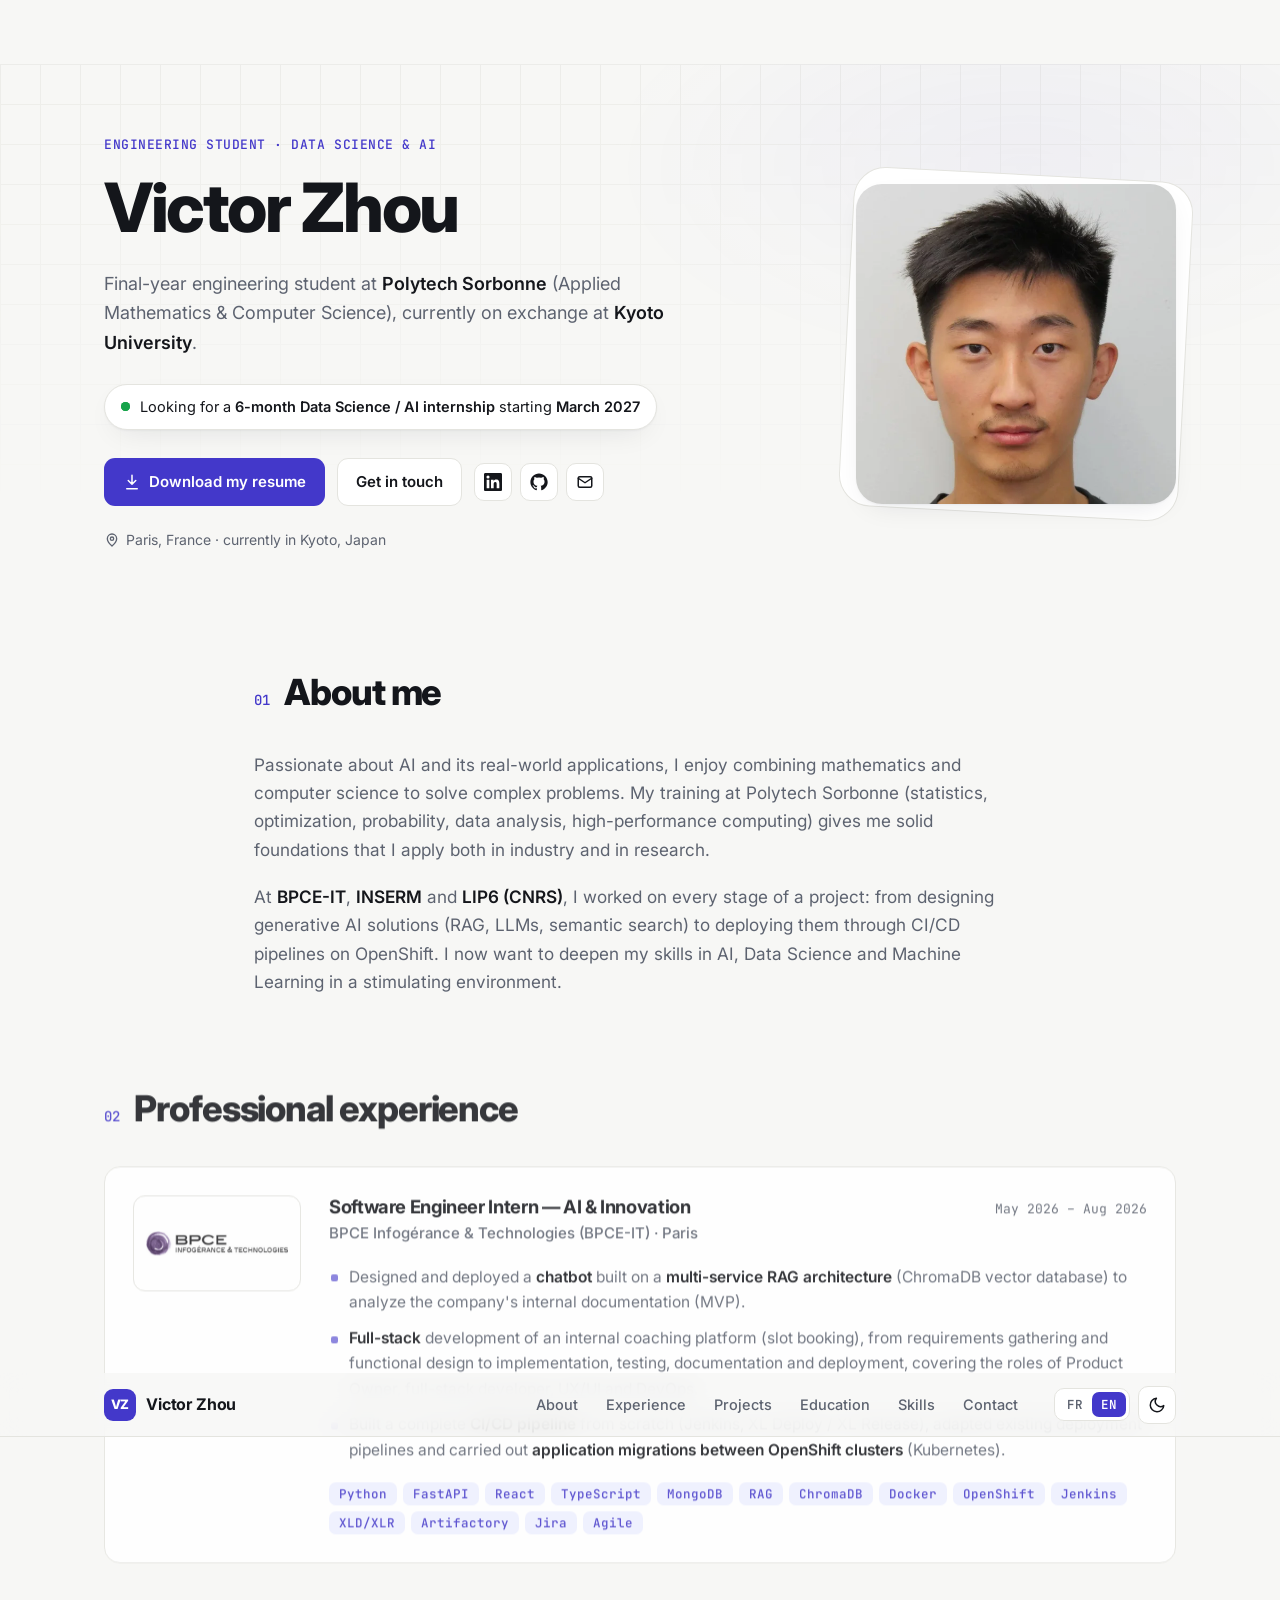
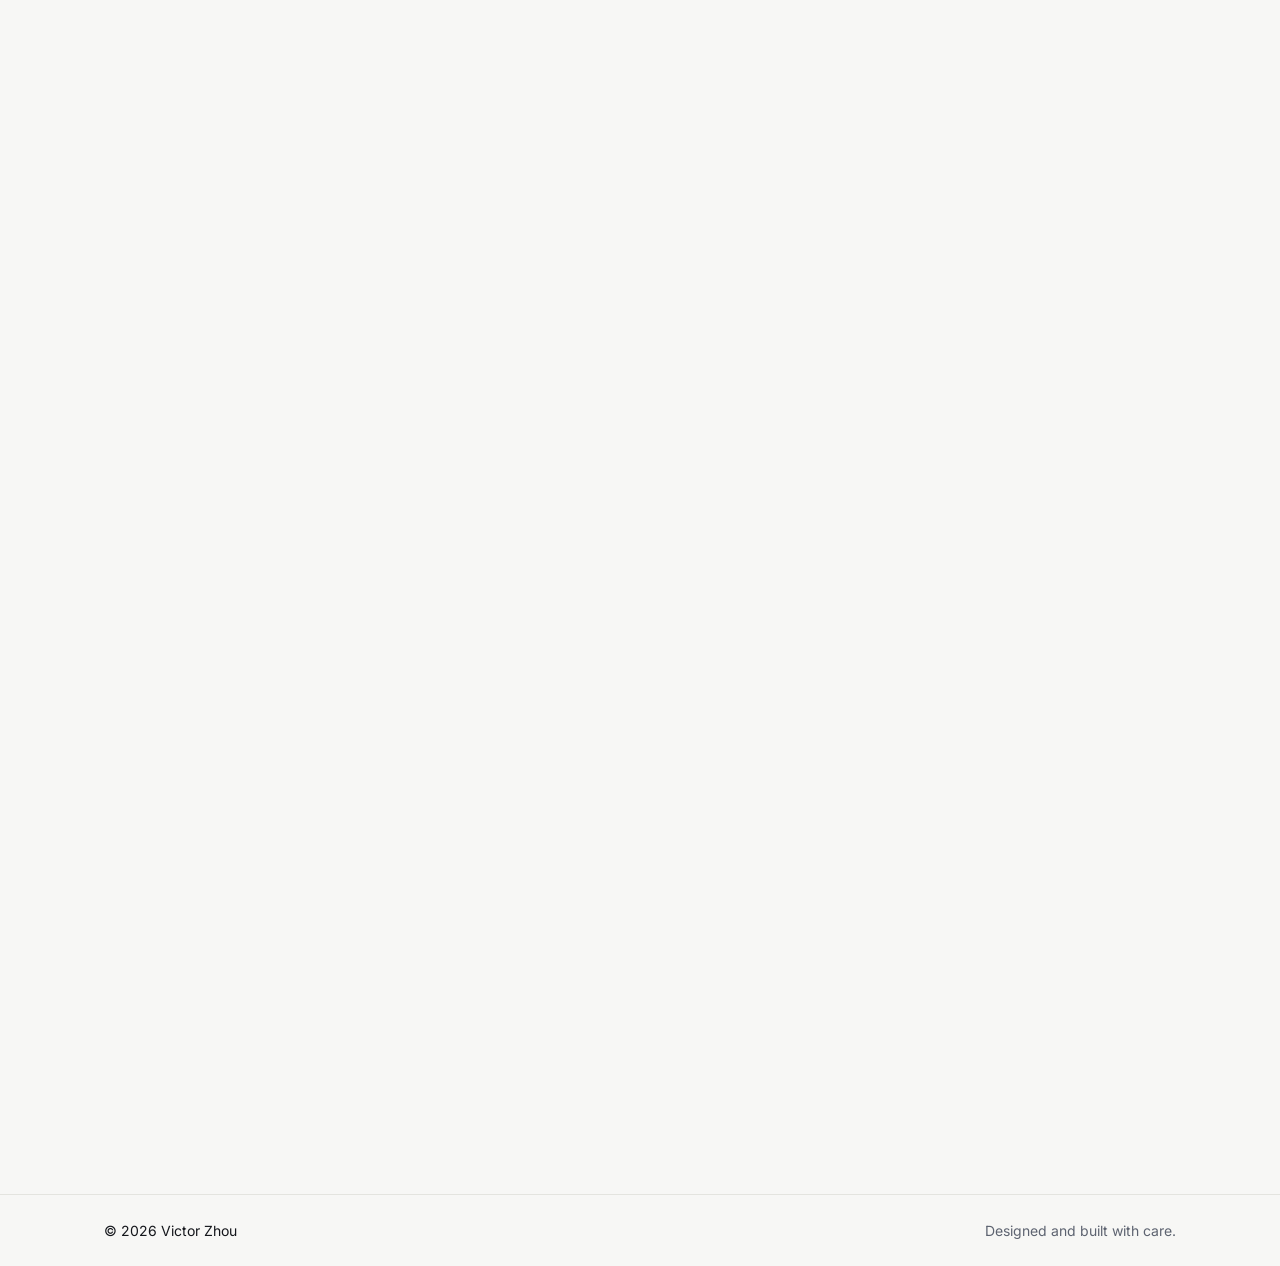
<file: generic.html>
<!DOCTYPE html>
<html lang="fr">
<head>
	<meta charset="utf-8" />
	<title>Victor Zhou</title>
	<!-- Ancienne page « CV & Contact » : redirige vers la section contact -->
	<meta http-equiv="refresh" content="0; url=index.html#contact" />
	<link rel="canonical" href="index.html#contact" />
</head>
<body>
	<p><a href="index.html#contact">Victor Zhou — Contact</a></p>
</body>
</html>
</file>
<file: assets/css/style.css>
/* ==========================================================================
   Victor Zhou — Portfolio
   ========================================================================== */

/* ---------- Thème ---------- */
:root {
	--bg: #f7f7f5;
	--surface: #ffffff;
	--surface-2: #f0f0ec;
	--text: #14161b;
	--muted: #5d6370;
	--border: #e4e4df;
	--accent: #4338ca;
	--accent-hover: #3730a3;
	--accent-soft: #eef0ff;
	--on-accent: #ffffff;
	--ok: #16a34a;
	--shadow: 0 1px 2px rgba(16, 24, 40, .04), 0 10px 30px -12px rgba(16, 24, 40, .12);
	--glow: rgba(67, 56, 202, .10);

	--font: "Inter", system-ui, -apple-system, "Segoe UI", Roboto, sans-serif;
	--mono: "JetBrains Mono", ui-monospace, SFMono-Regular, Menlo, monospace;
	--radius: 16px;
	--radius-sm: 10px;
	--header-h: 64px;
	color-scheme: light;
}

@media (prefers-color-scheme: dark) {
	:root:not([data-theme="light"]) {
		--bg: #0b0d12;
		--surface: #12151c;
		--surface-2: #1a1e28;
		--text: #e7e9ee;
		--muted: #9aa2b1;
		--border: #242a37;
		--accent: #8b93ff;
		--accent-hover: #a5abff;
		--accent-soft: rgba(139, 147, 255, .12);
		--on-accent: #0b0d12;
		--ok: #22c55e;
		--shadow: 0 1px 2px rgba(0, 0, 0, .3), 0 10px 30px -12px rgba(0, 0, 0, .5);
		--glow: rgba(139, 147, 255, .10);
		color-scheme: dark;
	}
}

:root[data-theme="dark"] {
	--bg: #0b0d12;
	--surface: #12151c;
	--surface-2: #1a1e28;
	--text: #e7e9ee;
	--muted: #9aa2b1;
	--border: #242a37;
	--accent: #8b93ff;
	--accent-hover: #a5abff;
	--accent-soft: rgba(139, 147, 255, .12);
	--on-accent: #0b0d12;
	--ok: #22c55e;
	--shadow: 0 1px 2px rgba(0, 0, 0, .3), 0 10px 30px -12px rgba(0, 0, 0, .5);
	--glow: rgba(139, 147, 255, .10);
	color-scheme: dark;
}

/* ---------- Langue : seul le contenu de la langue active est affiché ---------- */
html[lang="fr"] [lang="en"],
html[lang="en"] [lang="fr"] {
	display: none !important;
}

/* ---------- Base ---------- */
*, *::before, *::after { box-sizing: border-box; }

html {
	scroll-behavior: smooth;
	scroll-padding-top: calc(var(--header-h) + 16px);
	-webkit-text-size-adjust: 100%;
}

body {
	margin: 0;
	background: var(--bg);
	color: var(--text);
	font-family: var(--font);
	font-size: 16px;
	line-height: 1.65;
	-webkit-font-smoothing: antialiased;
	overflow-x: hidden;
}

img { max-width: 100%; display: block; }
a { color: inherit; text-decoration: none; }
h1, h2, h3 { line-height: 1.2; margin: 0; letter-spacing: -0.02em; }
p { margin: 0; }
ul, ol { margin: 0; padding: 0; }
strong { font-weight: 600; }
.muted { color: var(--muted); }

:focus-visible {
	outline: 2px solid var(--accent);
	outline-offset: 3px;
	border-radius: 6px;
}

.container {
	width: 100%;
	max-width: 1120px;
	margin: 0 auto;
	padding: 0 24px;
}
.container.narrow { max-width: 820px; }

.icon {
	width: 18px;
	height: 18px;
	flex-shrink: 0;
}

.skip-link {
	position: absolute;
	left: 16px;
	top: -60px;
	z-index: 100;
	padding: 8px 14px;
	background: var(--accent);
	color: var(--on-accent);
	border-radius: var(--radius-sm);
}
.skip-link:focus { top: 12px; }

/* ---------- Header ---------- */
.site-header {
	position: sticky;
	top: 0;
	z-index: 50;
	height: var(--header-h);
	background: color-mix(in srgb, var(--bg) 80%, transparent);
	backdrop-filter: saturate(160%) blur(12px);
	-webkit-backdrop-filter: saturate(160%) blur(12px);
	border-bottom: 1px solid transparent;
	transition: border-color .2s;
}
.site-header.scrolled { border-bottom-color: var(--border); }

.header-inner {
	height: 100%;
	display: flex;
	align-items: center;
	gap: 24px;
}

.brand {
	display: flex;
	align-items: center;
	gap: 10px;
	font-weight: 700;
	letter-spacing: -0.01em;
}
.brand-mark {
	display: grid;
	place-items: center;
	width: 32px;
	height: 32px;
	border-radius: 9px;
	background: var(--accent);
	color: var(--on-accent);
	font-size: 13px;
	font-weight: 800;
}

.site-nav {
	display: flex;
	gap: 4px;
	margin-left: auto;
}
.site-nav a {
	padding: 6px 12px;
	border-radius: 8px;
	font-size: 14.5px;
	font-weight: 500;
	color: var(--muted);
	transition: color .15s, background .15s;
}
.site-nav a:hover { color: var(--text); background: var(--surface-2); }
.site-nav a.active { color: var(--text); }

.header-actions {
	display: flex;
	align-items: center;
	gap: 8px;
}

.lang-switch {
	display: flex;
	padding: 3px;
	border: 1px solid var(--border);
	border-radius: 10px;
	background: var(--surface);
}
.lang-switch button {
	font: 600 12.5px var(--mono);
	padding: 4px 9px;
	border: 0;
	border-radius: 7px;
	background: transparent;
	color: var(--muted);
	cursor: pointer;
}
.lang-switch button[aria-pressed="true"] {
	background: var(--accent);
	color: var(--on-accent);
}

.icon-btn {
	display: inline-grid;
	place-items: center;
	width: 38px;
	height: 38px;
	border: 1px solid var(--border);
	border-radius: 10px;
	background: var(--surface);
	color: var(--text);
	cursor: pointer;
	transition: border-color .15s, color .15s, transform .15s;
}
.icon-btn:hover { border-color: var(--accent); color: var(--accent); }

/* Icône soleil en mode sombre, lune en mode clair */
.icon-sun { display: none; }
:root[data-theme="dark"] .icon-sun { display: block; }
:root[data-theme="dark"] .icon-moon { display: none; }
@media (prefers-color-scheme: dark) {
	:root:not([data-theme="light"]) .icon-sun { display: block; }
	:root:not([data-theme="light"]) .icon-moon { display: none; }
}

.menu-btn { display: none; }

/* ---------- Boutons ---------- */
.btn {
	display: inline-flex;
	align-items: center;
	gap: 8px;
	padding: 11px 18px;
	border-radius: 11px;
	font-weight: 600;
	font-size: 15px;
	border: 1px solid transparent;
	transition: background .15s, border-color .15s, color .15s, transform .15s;
}
.btn:hover { transform: translateY(-1px); }
.btn-primary { background: var(--accent); color: var(--on-accent); }
.btn-primary:hover { background: var(--accent-hover); }
.btn-ghost { border-color: var(--border); background: var(--surface); }
.btn-ghost:hover { border-color: var(--accent); color: var(--accent); }

/* ---------- Hero ---------- */
.hero {
	position: relative;
	padding: 72px 0 32px;
	isolation: isolate;
}
.hero::before {
	/* fond quadrillé discret, clin d'œil « data » */
	content: "";
	position: absolute;
	inset: 0;
	z-index: -1;
	background:
		radial-gradient(600px 300px at 80% 20%, var(--glow), transparent 70%),
		linear-gradient(var(--border) 1px, transparent 1px) 0 0 / 40px 40px,
		linear-gradient(90deg, var(--border) 1px, transparent 1px) 0 0 / 40px 40px;
	mask-image: linear-gradient(to bottom, rgba(0, 0, 0, .55), transparent 85%);
	-webkit-mask-image: linear-gradient(to bottom, rgba(0, 0, 0, .55), transparent 85%);
}

.hero-grid {
	display: grid;
	grid-template-columns: 1fr 320px;
	gap: 64px;
	align-items: center;
}

.eyebrow {
	font: 500 13px var(--mono);
	letter-spacing: .04em;
	text-transform: uppercase;
	color: var(--accent);
	margin-bottom: 14px;
}

.hero h1 {
	font-size: clamp(2.6rem, 6vw, 4.25rem);
	font-weight: 800;
	letter-spacing: -0.035em;
	margin-bottom: 20px;
}

.hero-lead {
	font-size: 1.125rem;
	color: var(--muted);
	max-width: 620px;
}
.hero-lead strong { color: var(--text); }

.status {
	display: inline-flex;
	align-items: center;
	gap: 10px;
	margin-top: 26px;
	padding: 10px 16px;
	border: 1px solid var(--border);
	border-radius: 999px;
	background: var(--surface);
	font-size: 14.5px;
	box-shadow: var(--shadow);
}
.status-dot {
	position: relative;
	width: 9px;
	height: 9px;
	flex-shrink: 0;
	border-radius: 50%;
	background: var(--ok);
}
.status-dot::after {
	content: "";
	position: absolute;
	inset: 0;
	border-radius: 50%;
	background: var(--ok);
	animation: pulse 2s ease-out infinite;
}
@keyframes pulse {
	0% { transform: scale(1); opacity: .6; }
	100% { transform: scale(2.8); opacity: 0; }
}

.hero-actions {
	display: flex;
	flex-wrap: wrap;
	align-items: center;
	gap: 12px;
	margin-top: 28px;
}
.social { display: flex; gap: 8px; }

.location {
	display: flex;
	align-items: center;
	gap: 6px;
	margin-top: 22px;
	font-size: 14px;
	color: var(--muted);
}
.location .icon { width: 16px; height: 16px; }

.hero-photo {
	position: relative;
	justify-self: end;
}
.hero-photo::before {
	content: "";
	position: absolute;
	inset: -10px;
	border-radius: 32px;
	border: 1px solid var(--border);
	background: var(--surface);
	transform: rotate(3deg);
	z-index: -1;
}
.hero-photo img {
	width: 320px;
	height: 320px;
	object-fit: cover;
	border-radius: 26px;
	box-shadow: var(--shadow);
}

/* ---------- Sections ---------- */
.section { padding: 88px 0 0; }

.section-head {
	display: flex;
	align-items: baseline;
	gap: 14px;
	margin-bottom: 36px;
}
.section-num {
	font: 500 14px var(--mono);
	color: var(--accent);
}
.section-head h2,
.contact-card h2 {
	font-size: clamp(1.75rem, 3.5vw, 2.25rem);
	font-weight: 800;
	letter-spacing: -0.03em;
}

.prose p {
	font-size: 1.075rem;
	color: var(--muted);
}
.prose p + p { margin-top: 1.1em; }
.prose strong { color: var(--text); }

.date {
	font: 400 13px var(--mono);
	color: var(--muted);
	white-space: nowrap;
}

.tags {
	list-style: none;
	display: flex;
	flex-wrap: wrap;
	gap: 6px;
}
.tags li {
	padding: 3px 10px;
	border-radius: 7px;
	background: var(--accent-soft);
	color: var(--accent);
	font: 500 12.5px var(--mono);
}

/* ---------- Expériences ---------- */
.timeline {
	list-style: none;
	display: grid;
	gap: 20px;
}
.exp {
	display: grid;
	grid-template-columns: 168px 1fr;
	gap: 28px;
	padding: 28px;
	border: 1px solid var(--border);
	border-radius: var(--radius);
	background: var(--surface);
	transition: border-color .2s, box-shadow .2s;
}
.exp:hover { border-color: color-mix(in srgb, var(--accent) 40%, var(--border)); box-shadow: var(--shadow); }

.exp-logo,
.edu-logo {
	display: flex;
	align-items: center;
	justify-content: center;
	overflow: hidden;
	padding: 12px;
	border: 1px solid var(--border);
	border-radius: 12px;
	background: #fff; /* les logos ont un fond blanc */
}
.exp-logo { width: 168px; height: 96px; }
.exp-logo img,
.edu-logo img {
	width: 100%;
	height: 100%;
	min-width: 0;
	min-height: 0;
	object-fit: contain;
}

.exp-top {
	display: flex;
	flex-wrap: wrap;
	justify-content: space-between;
	align-items: baseline;
	gap: 4px 16px;
}
.exp-top h3 { font-size: 1.15rem; font-weight: 700; }
.exp-org {
	margin-top: 4px;
	color: var(--muted);
	font-weight: 500;
	font-size: 15px;
}

.exp-points {
	list-style: none;
	display: grid;
	gap: 10px;
	margin: 18px 0 20px;
}
.exp-points li {
	position: relative;
	padding-left: 20px;
	color: var(--muted);
	font-size: 15.5px;
}
.exp-points li::before {
	content: "";
	position: absolute;
	left: 2px;
	top: .7em;
	width: 7px;
	height: 7px;
	border-radius: 2px;
	background: var(--accent);
	opacity: .7;
}
.exp-points strong { color: var(--text); }

/* ---------- Projets ---------- */
.projects {
	display: grid;
	grid-template-columns: repeat(auto-fill, minmax(320px, 1fr));
	gap: 20px;
}
.project {
	display: flex;
	flex-direction: column;
	border: 1px solid var(--border);
	border-radius: var(--radius);
	background: var(--surface);
	overflow: hidden;
	transition: transform .2s, box-shadow .2s, border-color .2s;
}
.project:hover {
	transform: translateY(-3px);
	box-shadow: var(--shadow);
	border-color: color-mix(in srgb, var(--accent) 40%, var(--border));
}
.project-img {
	display: block;
	aspect-ratio: 16 / 9;
	overflow: hidden;
	background: var(--surface-2);
	border-bottom: 1px solid var(--border);
}
.project-img img {
	width: 100%;
	height: 100%;
	object-fit: cover;
	transition: transform .4s;
}
.project:hover .project-img img { transform: scale(1.04); }

.project-body {
	display: flex;
	flex-direction: column;
	gap: 10px;
	flex: 1;
	padding: 22px;
}
.project-body h3 { font-size: 1.1rem; font-weight: 700; }
.project-body p { color: var(--muted); font-size: 15px; }
.project-body .tags { margin-top: auto; padding-top: 6px; }

.project-link {
	display: inline-flex;
	align-items: center;
	gap: 4px;
	margin-top: 6px;
	font-weight: 600;
	font-size: 14.5px;
	color: var(--accent);
}
.project-link .icon { width: 16px; height: 16px; transition: transform .15s; }
.project-link:hover .icon { transform: translate(2px, -2px); }

/* ---------- Formation ---------- */
.edu-grid {
	display: grid;
	grid-template-columns: repeat(3, 1fr);
	gap: 20px;
}
.edu {
	display: flex;
	flex-direction: column;
	gap: 8px;
	padding: 24px;
	border: 1px solid var(--border);
	border-radius: var(--radius);
	background: var(--surface);
}
.edu-logo {
	height: 76px;
	padding: 14px 20px;
	margin-bottom: 8px;
}
.edu h3 { font-size: 1.1rem; font-weight: 700; }
.edu-sub { font-weight: 500; font-size: 15px; }
.edu p:not(.edu-sub) { color: var(--muted); font-size: 14.5px; }

.pill {
	display: inline-block;
	margin-left: 6px;
	padding: 1px 8px;
	border-radius: 999px;
	background: color-mix(in srgb, var(--ok) 15%, transparent);
	color: var(--ok);
	font: 600 11.5px var(--font);
}

/* ---------- Compétences ---------- */
.skills-grid {
	display: grid;
	grid-template-columns: repeat(2, 1fr);
	gap: 20px;
}
.skill-group {
	padding: 24px;
	border: 1px solid var(--border);
	border-radius: var(--radius);
	background: var(--surface);
}
.skill-group h3,
.interests h3 {
	margin-bottom: 14px;
	font-size: 1rem;
	font-weight: 700;
}

.skill-logos {
	list-style: none;
	display: grid;
	grid-template-columns: repeat(auto-fill, minmax(76px, 1fr));
	gap: 16px 8px;
}
.skill-logos li {
	display: flex;
	flex-direction: column;
	align-items: center;
	gap: 8px;
	font-size: 12.5px;
	font-weight: 500;
	line-height: 1.3;
	text-align: center;
}
.skill-icon {
	display: grid;
	place-items: center;
	width: 56px;
	height: 56px;
	padding: 11px;
	border: 1px solid var(--border);
	border-radius: 14px;
	background: #fff; /* fond blanc : logos lisibles aussi en thème sombre */
	transition: transform .15s, border-color .15s;
}
.skill-logos li:hover .skill-icon {
	transform: translateY(-2px);
	border-color: var(--accent);
}
.skill-icon img {
	width: 100%;
	height: 100%;
	object-fit: contain;
}
.skill-logos + .tags { margin-top: 18px; }

.lang-list {
	list-style: none;
	display: grid;
	gap: 10px;
}
.lang-list li {
	display: flex;
	justify-content: space-between;
	gap: 12px;
	padding-bottom: 10px;
	border-bottom: 1px dashed var(--border);
	font-size: 15px;
}
.lang-list li:last-child { border-bottom: 0; padding-bottom: 0; }
.lang-list .muted { font: 400 13px var(--mono); }

.interests {
	margin-top: 20px;
	padding: 24px;
	border: 1px solid var(--border);
	border-radius: var(--radius);
	background: var(--surface);
}
.interests ul {
	list-style: none;
	display: grid;
	gap: 8px;
}
.interests li { color: var(--muted); font-size: 15px; }
.interests strong { color: var(--text); }

/* ---------- Contact ---------- */
.contact { padding-bottom: 88px; }
.contact-card {
	padding: 48px 40px;
	border: 1px solid var(--border);
	border-radius: 24px;
	background:
		radial-gradient(500px 200px at 50% 0%, var(--glow), transparent 70%),
		var(--surface);
	text-align: center;
	box-shadow: var(--shadow);
}
.contact-card h2 { margin-top: 8px; }
.contact-lead {
	max-width: 520px;
	margin: 14px auto 0;
	color: var(--muted);
}
.contact-actions {
	display: flex;
	flex-wrap: wrap;
	justify-content: center;
	gap: 10px;
	margin-top: 28px;
}
.contact-links {
	list-style: none;
	display: flex;
	flex-wrap: wrap;
	justify-content: center;
	gap: 8px 24px;
	margin-top: 28px;
	font-size: 14.5px;
}
.contact-links a {
	display: inline-flex;
	align-items: center;
	gap: 8px;
	color: var(--muted);
	transition: color .15s;
}
.contact-links a:hover { color: var(--accent); }
.contact-links .icon { width: 16px; height: 16px; }

/* ---------- Footer ---------- */
.site-footer {
	border-top: 1px solid var(--border);
	padding: 24px 0;
	font-size: 14px;
}
.footer-inner {
	display: flex;
	flex-wrap: wrap;
	justify-content: space-between;
	gap: 8px;
}

/* ---------- Animations d'apparition ---------- */
.js .reveal {
	opacity: 0;
	transform: translateY(16px);
	transition: opacity .6s ease, transform .6s ease;
}
.js .reveal.visible {
	opacity: 1;
	transform: none;
}

@media (prefers-reduced-motion: reduce) {
	html { scroll-behavior: auto; }
	.js .reveal { opacity: 1; transform: none; transition: none; }
	.status-dot::after { animation: none; }
	.btn:hover, .project:hover, .project:hover .project-img img { transform: none; }
}

/* ---------- Responsive ---------- */
@media (max-width: 1000px) {
	.edu-grid { grid-template-columns: 1fr 1fr; }
}

@media (max-width: 860px) {
	.menu-btn { display: inline-grid; }
	.header-actions { margin-left: auto; }
	.site-nav {
		position: absolute;
		top: var(--header-h);
		left: 0;
		right: 0;
		flex-direction: column;
		gap: 2px;
		margin: 0;
		padding: 12px 16px 16px;
		background: var(--bg);
		border-bottom: 1px solid var(--border);
		display: none;
	}
	.site-nav.open { display: flex; }
	.site-nav a { padding: 10px 12px; font-size: 16px; }

	.hero { padding-top: 40px; }
	.hero-grid {
		grid-template-columns: 1fr;
		gap: 36px;
	}
	.hero-photo { justify-self: start; order: -1; }
	.hero-photo img { width: 140px; height: 140px; border-radius: 20px; }
	.hero-photo::before { inset: -6px; border-radius: 24px; }

	.section { padding-top: 64px; }
	.contact { padding-bottom: 64px; }
}

@media (max-width: 640px) {
	.container { padding: 0 16px; }
	.brand-name { display: none; }
	.exp {
		grid-template-columns: 1fr;
		gap: 16px;
		padding: 20px;
	}
	.exp-logo { width: 160px; height: 72px; }
	.projects { grid-template-columns: 1fr; }
	.skills-grid, .edu-grid { grid-template-columns: 1fr; }
	.status { border-radius: 14px; align-items: flex-start; }
	.status-dot { margin-top: 7px; }
	.contact-card { padding: 36px 20px; }
}
</file>
